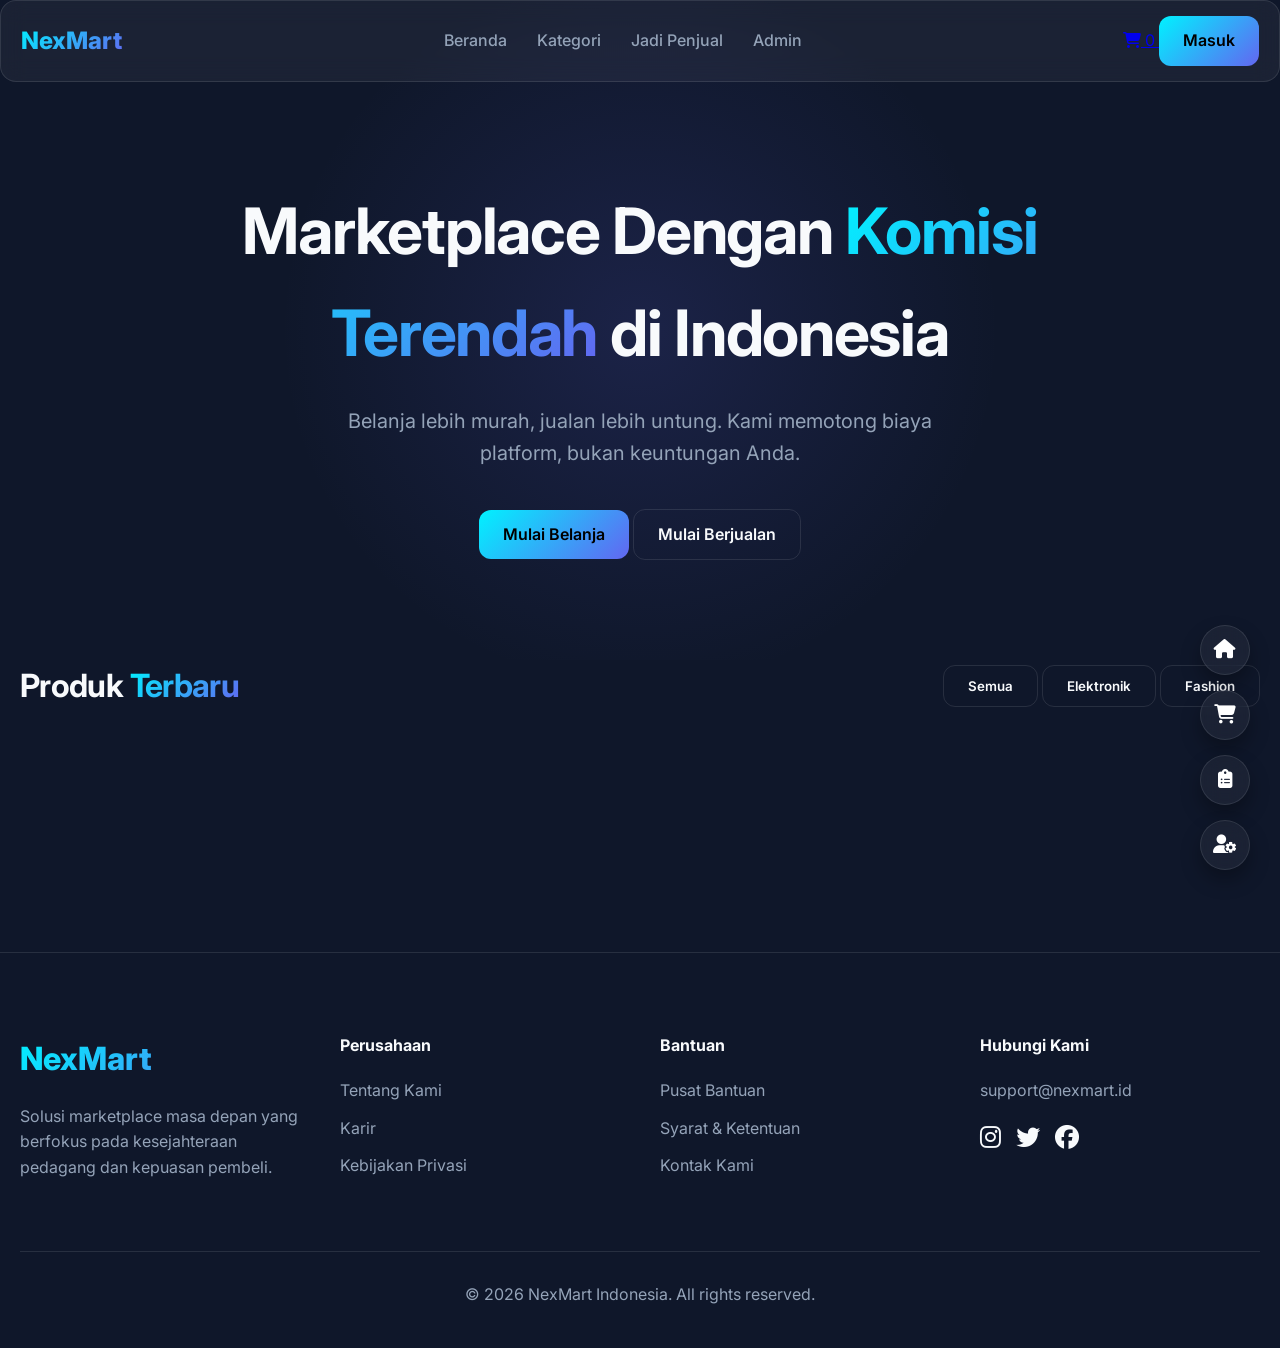
<file: index.html>
<!DOCTYPE html>
<html lang="id">
<head>
    <meta charset="UTF-8">
    <meta name="viewport" content="width=device-width, initial-scale=1.0">
    <title>NexMart | Marketplace Masa Depan</title>
    <meta name="description" content="NexMart - Marketplace premium dengan komisi terendah untuk para pedagang.">
    <link rel="preconnect" href="https://fonts.googleapis.com">
    <link rel="preconnect" href="https://fonts.gstatic.com" crossorigin>
    <link href="https://fonts.googleapis.com/css2?family=Inter:wght@400;500;600;700;800&display=swap" rel="stylesheet">
    <link rel="stylesheet" href="assets/css/style.css">
    <!-- Font Awesome for Icons -->
    <link rel="stylesheet" href="https://cdnjs.cloudflare.com/ajax/libs/font-awesome/6.4.0/css/all.min.css">
</head>
<body>

    <nav class="glass">
        <div class="container nav-container">
            <a href="index.html" class="logo gradient-text">NexMart</a>
            <ul class="nav-links">
                <li><a href="#">Beranda</a></li>
                <li><a href="#">Kategori</a></li>
                <li><a href="seller-dashboard.html">Jadi Penjual</a></li>
                <li><a href="admin-panel.html">Admin</a></li>
            </ul>
            <div class="nav-auth">
                <a href="cart.html" class="cart-btn">
                    <i class="fa-solid fa-cart-shopping"></i>
                    <span id="cart-count">0</span>
                </a>
                <a href="auth.html" id="main-auth-btn" class="btn btn-primary">Masuk</a>
            </div>
        </div>
    </nav>

    <main>
        <section class="hero">
            <div class="container">
                <h1 class="animate-fade">Marketplace Dengan <span class="gradient-text">Komisi Terendah</span> di Indonesia</h1>
                <p class="animate-fade">Belanja lebih murah, jualan lebih untung. Kami memotong biaya platform, bukan keuntungan Anda.</p>
                <div class="hero-btns animate-fade">
                    <a href="#products" class="btn btn-primary">Mulai Belanja</a>
                    <a href="seller-dashboard.html" class="btn btn-outline">Mulai Berjualan</a>
                </div>
            </div>
        </section>

        <section class="container" id="products">
            <div class="section-header" style="display: flex; justify-content: space-between; align-items: center; margin-bottom: 40px;">
                <h2 style="font-size: 2rem;">Produk <span class="gradient-text">Terbaru</span></h2>
                <div class="filter-btns">
                    <button class="btn btn-outline active">Semua</button>
                    <button class="btn btn-outline">Elektronik</button>
                    <button class="btn btn-outline">Fashion</button>
                </div>
            </div>

            <div class="product-grid" id="product-container">
                <!-- Products will be generated by JavaScript -->
            </div>
        </section>
    </main>

    <footer>
        <div class="container">
            <div class="footer-grid">
                <div class="footer-col">
                    <a href="#" class="logo gradient-text" style="font-size: 2rem; margin-bottom: 20px; display: block;">NexMart</a>
                    <p style="color: var(--text-muted);">Solusi marketplace masa depan yang berfokus pada kesejahteraan pedagang dan kepuasan pembeli.</p>
                </div>
                <div class="footer-col">
                    <h4>Perusahaan</h4>
                    <ul>
                        <li><a href="#">Tentang Kami</a></li>
                        <li><a href="#">Karir</a></li>
                        <li><a href="#">Kebijakan Privasi</a></li>
                    </ul>
                </div>
                <div class="footer-col">
                    <h4>Bantuan</h4>
                    <ul>
                        <li><a href="#">Pusat Bantuan</a></li>
                        <li><a href="#">Syarat & Ketentuan</a></li>
                        <li><a href="#">Kontak Kami</a></li>
                    </ul>
                </div>
                <div class="footer-col">
                    <h4>Hubungi Kami</h4>
                    <p style="color: var(--text-muted); margin-bottom: 15px;">support@nexmart.id</p>
                    <div class="social-links" style="display: flex; gap: 15px;">
                        <a href="#" style="color: var(--text-main); font-size: 1.5rem;"><i class="fa-brands fa-instagram"></i></a>
                        <a href="#" style="color: var(--text-main); font-size: 1.5rem;"><i class="fa-brands fa-twitter"></i></a>
                        <a href="#" style="color: var(--text-main); font-size: 1.5rem;"><i class="fa-brands fa-facebook"></i></a>
                    </div>
                </div>
            </div>
            <div class="footer-bottom" style="text-align: center; margin-top: 60px; padding-top: 30px; border-top: 1px solid var(--glass-border); color: var(--text-muted);">
                <p>&copy; 2026 NexMart Indonesia. All rights reserved.</p>
            </div>
        </div>
    </footer>

    <!-- Floating Action Buttons (FAB) -->
    <div class="fab-container">
        <a href="index.html" class="fab-btn">
            <i class="fa-solid fa-house"></i>
            <span class="fab-label">Home</span>
        </a>
        <a href="cart.html" class="fab-btn">
            <i class="fa-solid fa-cart-shopping"></i>
            <span class="fab-label">Keranjang</span>
        </a>
        <a href="transactions.html" class="fab-btn">
            <i class="fa-solid fa-clipboard-list"></i>
            <span class="fab-label">Transaksi</span>
        </a>
        <a href="settings.html" class="fab-btn">
            <i class="fa-solid fa-user-gear"></i>
            <span class="fab-label">Akun & Keamanan</span>
        </a>
    </div>

    <script>
        // Check Login Status for Navbar
        document.addEventListener('DOMContentLoaded', function() {
            const isLoggedIn = localStorage.getItem('isLoggedIn') === 'true';
            const authBtn = document.getElementById('main-auth-btn');
            
            if (isLoggedIn) {
                const userData = JSON.parse(localStorage.getItem('nexmart_user'));
                authBtn.innerText = 'Mulai Berdagang';
                authBtn.href = 'seller-dashboard.html';
                
                // Jika sudah login, beri sambutan kecil di konsol
                console.log('Selamat datang kembali, ' + userData.name);
            }
        });
    </script>
</body>
</html>
</file>
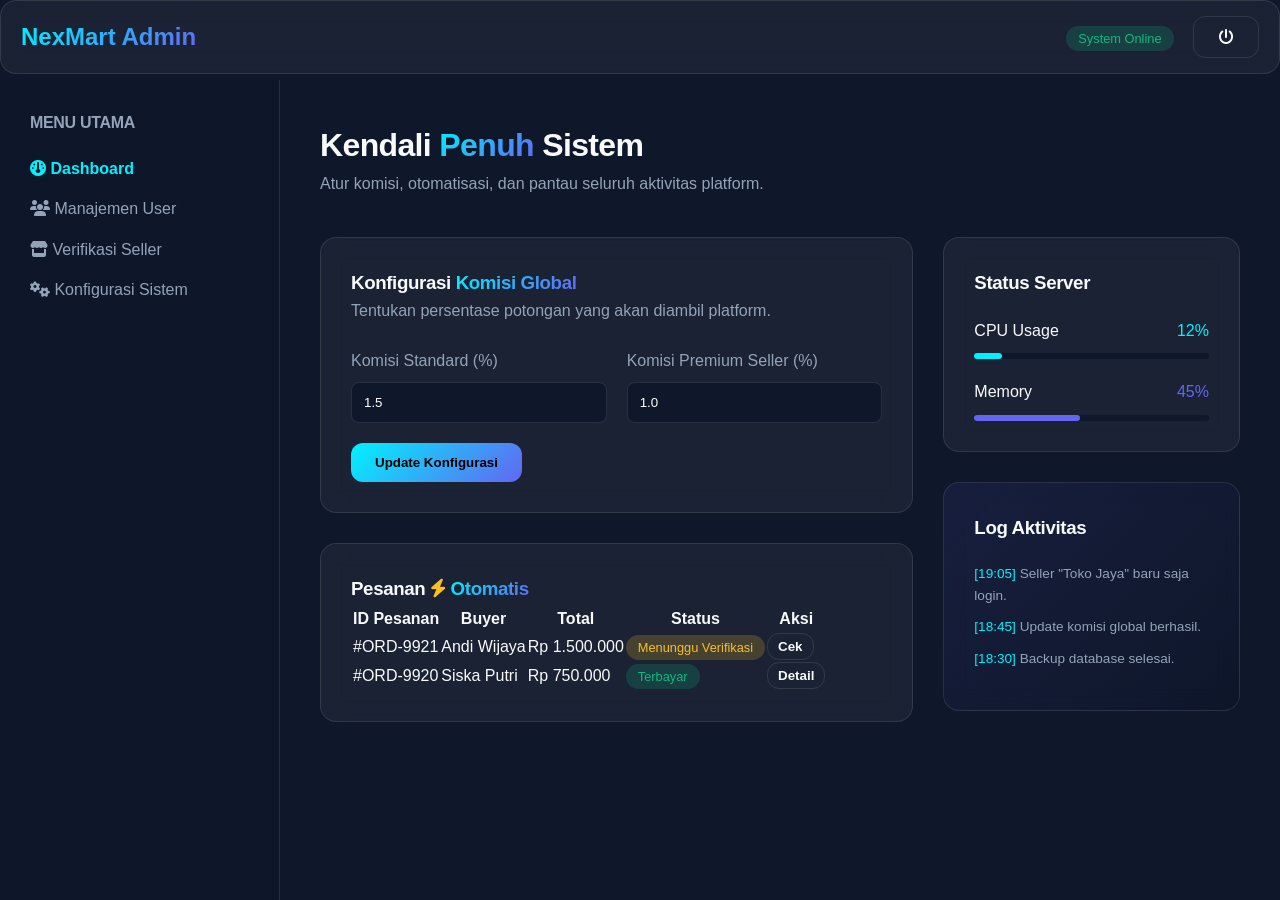
<file: admin-panel.html>
<!DOCTYPE html>
<html lang="id">
<head>
    <meta charset="UTF-8">
    <meta name="viewport" content="width=device-width, initial-scale=1.0">
    <title>Admin Control Panel | NexMart</title>
    <link rel="stylesheet" href="assets/css/style.css">
    <link rel="stylesheet" href="https://cdnjs.cloudflare.com/ajax/libs/font-awesome/6.4.0/css/all.min.css">
    <style>
        .admin-container {
            display: grid;
            grid-template-columns: 280px 1fr;
            min-height: 100vh;
            padding-top: 80px;
        }
        .sidebar {
            background: rgba(15, 23, 42, 0.5);
            padding: 30px;
            border-right: 1px solid var(--glass-border);
        }
        .admin-main {
            padding: 40px;
        }
        .control-card {
            padding: 30px;
            margin-bottom: 30px;
        }
        .form-group {
            margin-bottom: 20px;
        }
        label {
            display: block;
            margin-bottom: 8px;
            color: var(--text-muted);
        }
        input, select {
            width: 100%;
            padding: 12px;
            background: var(--bg-dark);
            border: 1px solid var(--glass-border);
            border-radius: 8px;
            color: white;
            outline: none;
        }
        input:focus {
            border-color: var(--primary);
        }
        .status-badge {
            padding: 5px 12px;
            border-radius: 20px;
            font-size: 0.8rem;
        }
        .status-active { background: rgba(16, 185, 129, 0.2); color: #10b981; }
        .status-pending { background: rgba(251, 191, 36, 0.2); color: var(--accent); }
    </style>
</head>
<body>

    <nav class="glass">
        <div class="container nav-container">
            <a href="index.html" class="logo gradient-text">NexMart Admin</a>
            <div class="nav-actions">
                <span class="status-badge status-active">System Online</span>
                <a href="#" class="btn btn-outline" style="margin-left: 15px;"><i class="fa-solid fa-power-off"></i></a>
            </div>
        </div>
    </nav>

    <div class="admin-container">
        <aside class="sidebar">
            <h3 style="margin-bottom: 20px; font-size: 1rem; color: var(--text-muted);">MENU UTAMA</h3>
            <ul style="list-style: none;">
                <li style="margin-bottom: 15px;"><a href="#" style="color: var(--primary); text-decoration: none; font-weight: 600;"><i class="fa-solid fa-gauge"></i> Dashboard</a></li>
                <li style="margin-bottom: 15px;"><a href="#" style="color: var(--text-muted); text-decoration: none;"><i class="fa-solid fa-users"></i> Manajemen User</a></li>
                <li style="margin-bottom: 15px;"><a href="#" style="color: var(--text-muted); text-decoration: none;"><i class="fa-solid fa-store"></i> Verifikasi Seller</a></li>
                <li style="margin-bottom: 15px;"><a href="#" style="color: var(--text-muted); text-decoration: none;"><i class="fa-solid fa-gears"></i> Konfigurasi Sistem</a></li>
            </ul>
        </aside>

        <main class="admin-main">
            <header style="margin-bottom: 40px;">
                <h1>Kendali <span class="gradient-text">Penuh</span> Sistem</h1>
                <p style="color: var(--text-muted);">Atur komisi, otomatisasi, dan pantau seluruh aktivitas platform.</p>
            </header>

            <div style="display: grid; grid-template-columns: 2fr 1fr; gap: 30px;">
                <div class="left-col">
                    <section class="control-card glass">
                        <h3>Konfigurasi <span class="gradient-text">Komisi Global</span></h3>
                        <p style="color: var(--text-muted); margin-bottom: 25px;">Tentukan persentase potongan yang akan diambil platform.</p>
                        
                        <div style="display: grid; grid-template-columns: 1fr 1fr; gap: 20px;">
                            <div class="form-group">
                                <label>Komisi Standard (%)</label>
                                <input type="number" value="1.5" step="0.1">
                            </div>
                            <div class="form-group">
                                <label>Komisi Premium Seller (%)</label>
                                <input type="number" value="1.0" step="0.1">
                            </div>
                        </div>
                        <button class="btn btn-primary">Update Konfigurasi</button>
                    </section>

                    <section class="control-card glass">
                        <h3>Pesanan <i class="fa-solid fa-bolt" style="color: var(--accent);"></i> <span class="gradient-text">Otomatis</span></h3>
                        <table class="comparison-table">
                            <thead>
                                <tr>
                                    <th>ID Pesanan</th>
                                    <th>Buyer</th>
                                    <th>Total</th>
                                    <th>Status</th>
                                    <th>Aksi</th>
                                </tr>
                            </thead>
                            <tbody>
                                <tr>
                                    <td>#ORD-9921</td>
                                    <td>Andi Wijaya</td>
                                    <td>Rp 1.500.000</td>
                                    <td><span class="status-badge status-pending">Menunggu Verifikasi</span></td>
                                    <td><button class="btn btn-outline" style="padding: 5px 10px;">Cek</button></td>
                                </tr>
                                <tr>
                                    <td>#ORD-9920</td>
                                    <td>Siska Putri</td>
                                    <td>Rp 750.000</td>
                                    <td><span class="status-badge status-active">Terbayar</span></td>
                                    <td><button class="btn btn-outline" style="padding: 5px 10px;">Detail</button></td>
                                </tr>
                            </tbody>
                        </table>
                    </section>
                </div>

                <div class="right-col">
                    <section class="control-card glass">
                        <h3>Status Server</h3>
                        <div style="margin-top: 20px;">
                            <div style="display: flex; justify-content: space-between; margin-bottom: 10px;">
                                <span>CPU Usage</span>
                                <span style="color: var(--primary);">12%</span>
                            </div>
                            <div style="height: 6px; background: var(--bg-dark); border-radius: 3px;">
                                <div style="width: 12%; height: 100%; background: var(--primary); border-radius: 3px;"></div>
                            </div>
                        </div>
                        <div style="margin-top: 20px;">
                            <div style="display: flex; justify-content: space-between; margin-bottom: 10px;">
                                <span>Memory</span>
                                <span style="color: var(--secondary);">45%</span>
                            </div>
                            <div style="height: 6px; background: var(--bg-dark); border-radius: 3px;">
                                <div style="width: 45%; height: 100%; background: var(--secondary); border-radius: 3px;"></div>
                            </div>
                        </div>
                    </section>

                    <section class="control-card glass" style="background: linear-gradient(135deg, rgba(99, 102, 241, 0.1), transparent);">
                        <h3>Log Aktivitas</h3>
                        <ul style="list-style: none; margin-top: 20px; font-size: 0.85rem;">
                            <li style="margin-bottom: 10px; color: var(--text-muted);"><span style="color: var(--primary);">[19:05]</span> Seller "Toko Jaya" baru saja login.</li>
                            <li style="margin-bottom: 10px; color: var(--text-muted);"><span style="color: var(--primary);">[18:45]</span> Update komisi global berhasil.</li>
                            <li style="margin-bottom: 10px; color: var(--text-muted);"><span style="color: var(--primary);">[18:30]</span> Backup database selesai.</li>
                        </ul>
                    </section>
                </div>
            </div>
        </main>
    </div>

</body>
</html>
</file>
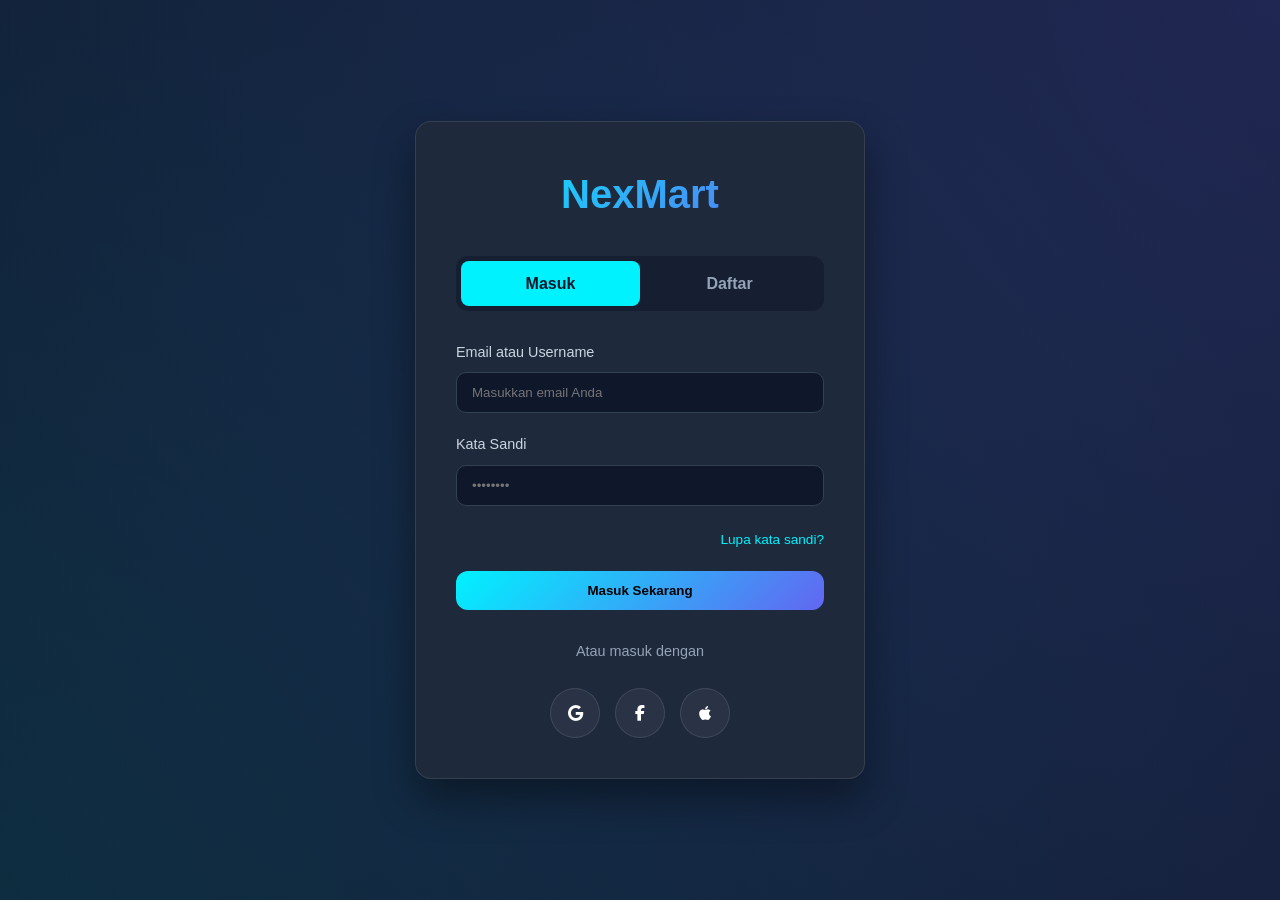
<file: auth.html>
<!DOCTYPE html>
<html lang="id">
<head>
    <meta charset="UTF-8">
    <meta name="viewport" content="width=device-width, initial-scale=1.0">
    <title>Masuk & Daftar | NexMart</title>
    <link rel="stylesheet" href="assets/css/style.css">
    <link rel="stylesheet" href="https://cdnjs.cloudflare.com/ajax/libs/font-awesome/6.4.0/css/all.min.css">
    <style>
        body {
            display: flex;
            align-items: center;
            justify-content: center;
            min-height: 100vh;
            background-color: var(--bg-dark); /* Ensure dark background */
            background-image: radial-gradient(circle at top right, rgba(99, 102, 241, 0.2), transparent),
                        radial-gradient(circle at bottom left, rgba(0, 242, 255, 0.1), transparent);
            color: white;
        }
        .auth-card {
            width: 100%;
            max-width: 450px;
            padding: 40px;
            text-align: center;
            background: #1e293b; /* Solid Dark Background */
            box-shadow: 0 20px 40px rgba(0,0,0,0.4);
            border: 1px solid rgba(255,255,255,0.1);
        }
        .auth-tabs {
            display: flex;
            margin-bottom: 30px;
            background: rgba(15, 23, 42, 0.5);
            border-radius: 12px;
            padding: 5px;
        }
        .auth-tab {
            flex: 1;
            padding: 10px;
            cursor: pointer;
            border-radius: 8px;
            transition: 0.3s;
            font-weight: 600;
            color: #94a3b8;
        }
        .auth-tab.active {
            background: var(--primary);
            color: #0f172a;
        }
        .form-group {
            text-align: left;
            margin-bottom: 20px;
        }
        .form-group label {
            display: block;
            margin-bottom: 8px;
            font-size: 0.9rem;
            color: #cbd5e1; /* Lighter label for better visibility */
            font-weight: 500;
        }
        .form-group input, .form-group select {
            width: 100%;
            padding: 12px 15px;
            background: #0f172a;
            border: 1px solid #334155;
            border-radius: 10px;
            color: white;
            outline: none;
            transition: 0.3s;
        }
        .form-group input:focus {
            border-color: var(--primary);
            box-shadow: 0 0 10px rgba(0, 242, 255, 0.2);
        }
        .form-group select {
            appearance: none;
            cursor: pointer;
        }
        .social-login {
            display: flex;
            gap: 15px;
            margin-top: 25px;
            justify-content: center;
        }
        .social-btn {
            width: 50px;
            height: 50px;
            display: flex;
            align-items: center;
            justify-content: center;
            border-radius: 50%;
            background: var(--glass);
            border: 1px solid var(--glass-border);
            color: white;
            text-decoration: none;
            transition: 0.3s;
        }
        .social-btn:hover {
            background: var(--primary);
            color: #000;
        }
    </style>
</head>
<body>

    <div class="auth-card glass animate-fade">
        <a href="index.html" class="logo gradient-text" style="font-size: 2.5rem; display: block; margin-bottom: 30px;">NexMart</a>
        
        <div class="auth-tabs">
            <div class="auth-tab active" id="login-tab" onclick="switchTab('login')">Masuk</div>
            <div class="auth-tab" id="register-tab" onclick="switchTab('register')">Daftar</div>
        </div>

        <div id="login-form">
            <div class="form-group">
                <label>Email atau Username</label>
                <input type="text" id="loginUser" placeholder="Masukkan email Anda">
            </div>
            <div class="form-group">
                <label>Kata Sandi</label>
                <input type="password" id="loginPass" placeholder="••••••••">
            </div>
            <div style="text-align: right; margin-bottom: 20px;">
                <a href="#" style="color: var(--primary); font-size: 0.85rem; text-decoration: none;">Lupa kata sandi?</a>
            </div>
            <button onclick="handleLogin()" class="btn btn-primary" style="width: 100%; justify-content: center;">Masuk Sekarang</button>
        </div>

        <div id="register-form" style="display: none;">
            <div class="form-group">
                <label>Nama Lengkap</label>
                <input type="text" id="regName" placeholder="Nama sesuai KTP">
            </div>
            <div class="form-group">
                <label>Email</label>
                <input type="email" id="regEmail" placeholder="contoh: imam@mail.com">
            </div>
            <div class="form-group">
                <label>Kata Sandi Baru</label>
                <input type="password" id="regPass" placeholder="Minimal 5 karakter">
            </div>
            <button onclick="handleRegister()" class="btn btn-primary" style="width: 100%; justify-content: center; margin-top: 10px;">Buat Akun Sekarang</button>
        </div>

        <div style="margin-top: 30px;">
            <p style="color: var(--text-muted); font-size: 0.9rem;">Atau masuk dengan</p>
            <div class="social-login">
                <a href="#" class="social-btn"><i class="fa-brands fa-google"></i></a>
                <a href="#" class="social-btn"><i class="fa-brands fa-facebook-f"></i></a>
                <a href="#" class="social-btn"><i class="fa-brands fa-apple"></i></a>
            </div>
        </div>
    </div>

    <script>
        // Pastikan fungsi tersedia secara global
        window.switchTab = function(type) {
            const loginTab = document.getElementById('login-tab');
            const registerTab = document.getElementById('register-tab');
            const loginForm = document.getElementById('login-form');
            const registerForm = document.getElementById('register-form');

            if (type === 'login') {
                loginTab.classList.add('active');
                registerTab.classList.remove('active');
                loginForm.style.display = 'block';
                registerForm.style.display = 'none';
            } else {
                registerTab.classList.add('active');
                loginTab.classList.remove('active');
                registerForm.style.display = 'block';
                loginForm.style.display = 'none';
            }
        };

        window.handleRegister = function() {
            const btn = event.target;
            const name = document.getElementById('regName').value.trim();
            const email = document.getElementById('regEmail').value.trim();
            const pass = document.getElementById('regPass').value.trim();
            
            if(!name || !email || !pass) {
                alert('Peringatan: Semua kolom (Nama, Email, Password) wajib diisi!');
                return;
            }

            if(!email.includes('@') || !email.includes('.')) {
                alert('Peringatan: Format email tidak valid! Gunakan format nama@mail.com');
                return;
            }

            btn.innerText = "Sedang Memproses...";
            btn.disabled = true;

            try {
                // Simpan data
                const userData = { 
                    name: name, 
                    email: email, 
                    role: 'buyer', 
                    pass: pass,
                    createdAt: new Date().toISOString()
                };
                
                // Simpan ke localStorage
                localStorage.setItem('nexmart_user', JSON.stringify(userData));
                localStorage.setItem('isLoggedIn', 'true');
                
                setTimeout(() => {
                    alert('SELAMAT! Akun ' + name + ' berhasil dibuat. Klik OK untuk masuk ke NexMart.');
                    window.location.href = 'index.html';
                }, 800);
            } catch (err) {
                alert('Terjadi kesalahan sistem. Silakan coba lagi.');
                btn.innerText = "Buat Akun Sekarang";
                btn.disabled = false;
            }
        };

        window.handleLogin = function() {
            const btn = event.target;
            const user = document.getElementById('loginUser').value.trim();
            const pass = document.getElementById('loginPass').value.trim();
            const storedUser = JSON.parse(localStorage.getItem('nexmart_user'));

            if (!user || !pass) {
                alert('Peringatan: Masukkan Email dan Kata Sandi Anda!');
                return;
            }

            if (storedUser && (user === storedUser.email || user === storedUser.name) && pass === storedUser.pass) {
                btn.innerText = "Membuka Akun...";
                localStorage.setItem('isLoggedIn', 'true');
                setTimeout(() => {
                    alert('Login Berhasil! Selamat datang kembali.');
                    window.location.href = 'index.html';
                }, 500);
            } else {
                alert('Eror: Email atau kata sandi salah. Silakan cek kembali!');
            }
        };
    </script>
</body>
</html>
</file>
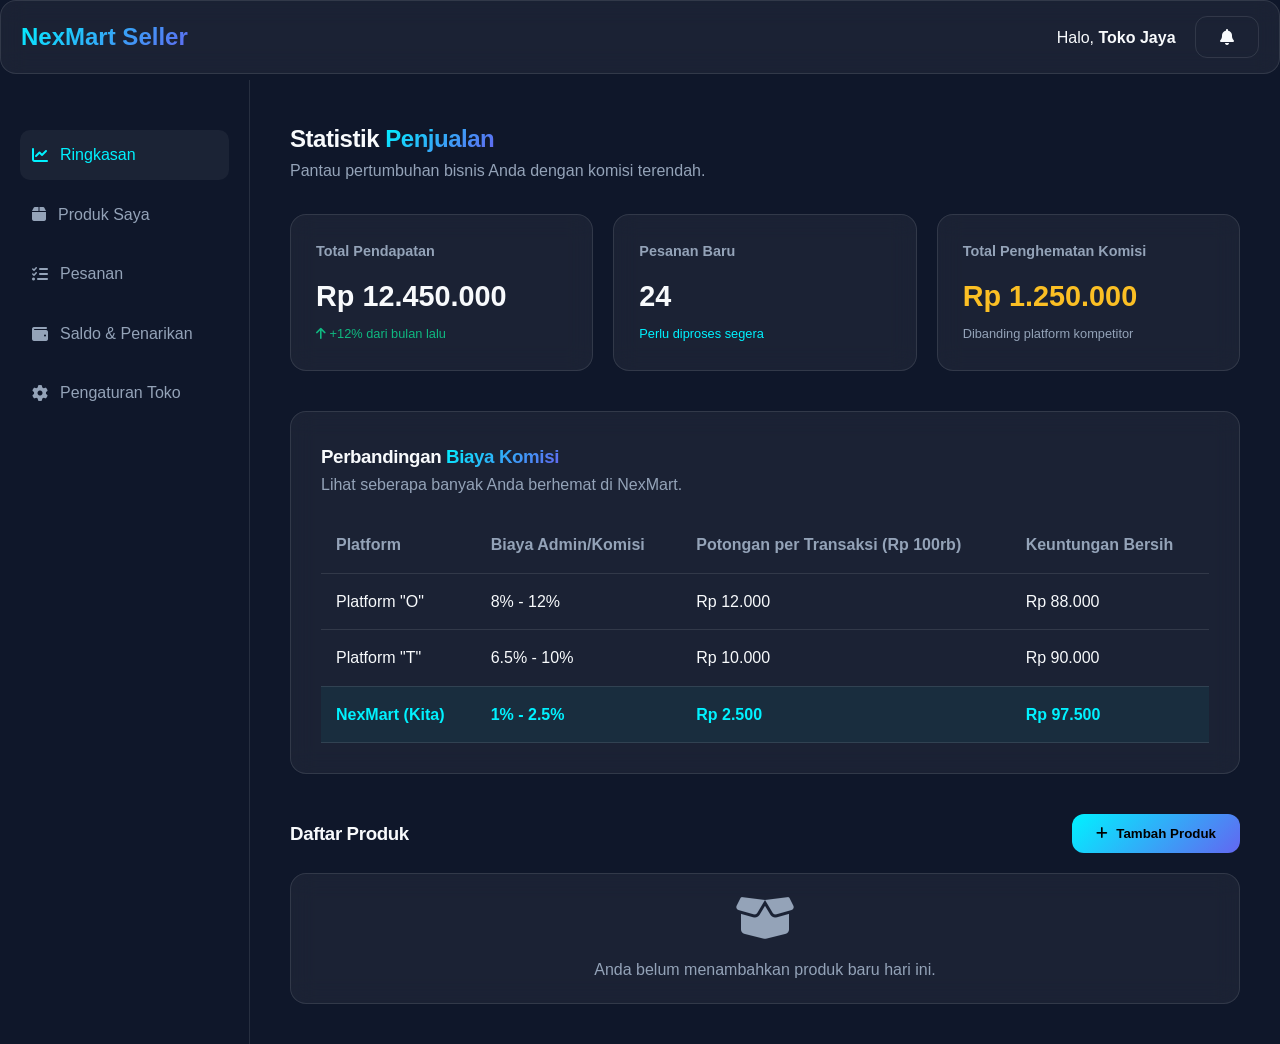
<file: seller-dashboard.html>
<!DOCTYPE html>
<html lang="id">
<head>
    <meta charset="UTF-8">
    <meta name="viewport" content="width=device-width, initial-scale=1.0">
    <title>Seller Dashboard | NexMart</title>
    <link rel="stylesheet" href="assets/css/style.css">
    <link rel="stylesheet" href="https://cdnjs.cloudflare.com/ajax/libs/font-awesome/6.4.0/css/all.min.css">
    <style>
        .dashboard-container {
            display: grid;
            grid-template-columns: 250px 1fr;
            min-height: 100vh;
            padding-top: 80px;
        }
        .sidebar {
            padding: 20px;
            border-right: 1px solid var(--glass-border);
        }
        .sidebar-menu {
            list-style: none;
            margin-top: 30px;
        }
        .sidebar-menu li {
            margin-bottom: 10px;
        }
        .sidebar-menu a {
            display: flex;
            align-items: center;
            gap: 12px;
            padding: 12px;
            color: var(--text-muted);
            text-decoration: none;
            border-radius: 10px;
            transition: 0.3s;
        }
        .sidebar-menu a:hover, .sidebar-menu a.active {
            background: var(--glass);
            color: var(--primary);
        }
        .main-content {
            padding: 40px;
        }
        .stats-grid {
            display: grid;
            grid-template-columns: repeat(auto-fit, minmax(240px, 1fr));
            gap: 20px;
            margin-bottom: 40px;
        }
        .stat-card {
            padding: 25px;
        }
        .stat-card h4 {
            color: var(--text-muted);
            font-size: 0.9rem;
            margin-bottom: 10px;
        }
        .stat-card .value {
            font-size: 1.8rem;
            font-weight: 700;
        }
        .comparison-table {
            width: 100%;
            border-collapse: collapse;
            margin-top: 20px;
        }
        .comparison-table th, .comparison-table td {
            padding: 15px;
            text-align: left;
            border-bottom: 1px solid var(--glass-border);
        }
        .comparison-table th {
            color: var(--text-muted);
        }
        .highlight-row {
            background: rgba(0, 242, 255, 0.05);
            color: var(--primary);
            font-weight: 600;
        }
    </style>
</head>
<body>

    <nav class="glass">
        <div class="container nav-container">
            <a href="index.html" class="logo gradient-text">NexMart Seller</a>
            <div class="nav-actions">
                <span style="margin-right: 15px;">Halo, <strong id="seller-name">Toko Jaya</strong></span>
                <a href="#" class="btn btn-outline"><i class="fa-solid fa-bell"></i></a>
            </div>
        </div>
    </nav>

    <div class="dashboard-container">
        <aside class="sidebar">
            <ul class="sidebar-menu">
                <li><a href="#" class="active"><i class="fa-solid fa-chart-line"></i> Ringkasan</a></li>
                <li><a href="#"><i class="fa-solid fa-box"></i> Produk Saya</a></li>
                <li><a href="#"><i class="fa-solid fa-list-check"></i> Pesanan</a></li>
                <li><a href="#"><i class="fa-solid fa-wallet"></i> Saldo & Penarikan</a></li>
                <li><a href="#"><i class="fa-solid fa-gear"></i> Pengaturan Toko</a></li>
            </ul>
        </aside>

        <main class="main-content">
            <header style="margin-bottom: 30px;">
                <h2>Statistik <span class="gradient-text">Penjualan</span></h2>
                <p style="color: var(--text-muted);">Pantau pertumbuhan bisnis Anda dengan komisi terendah.</p>
            </header>

            <div class="stats-grid">
                <div class="stat-card glass">
                    <h4>Total Pendapatan</h4>
                    <div class="value">Rp 12.450.000</div>
                    <p style="color: #10b981; font-size: 0.8rem; margin-top: 5px;"><i class="fa-solid fa-arrow-up"></i> +12% dari bulan lalu</p>
                </div>
                <div class="stat-card glass">
                    <h4>Pesanan Baru</h4>
                    <div class="value">24</div>
                    <p style="color: var(--primary); font-size: 0.8rem; margin-top: 5px;">Perlu diproses segera</p>
                </div>
                <div class="stat-card glass">
                    <h4>Total Penghematan Komisi</h4>
                    <div class="value" style="color: var(--accent);">Rp 1.250.000</div>
                    <p style="color: var(--text-muted); font-size: 0.8rem; margin-top: 5px;">Dibanding platform kompetitor</p>
                </div>
            </div>

            <section class="glass" style="padding: 30px;">
                <h3>Perbandingan <span class="gradient-text">Biaya Komisi</span></h3>
                <p style="color: var(--text-muted); margin-bottom: 20px;">Lihat seberapa banyak Anda berhemat di NexMart.</p>
                
                <table class="comparison-table">
                    <thead>
                        <tr>
                            <th>Platform</th>
                            <th>Biaya Admin/Komisi</th>
                            <th>Potongan per Transaksi (Rp 100rb)</th>
                            <th>Keuntungan Bersih</th>
                        </tr>
                    </thead>
                    <tbody>
                        <tr>
                            <td>Platform "O"</td>
                            <td>8% - 12%</td>
                            <td>Rp 12.000</td>
                            <td>Rp 88.000</td>
                        </tr>
                        <tr>
                            <td>Platform "T"</td>
                            <td>6.5% - 10%</td>
                            <td>Rp 10.000</td>
                            <td>Rp 90.000</td>
                        </tr>
                        <tr class="highlight-row">
                            <td>NexMart (Kita)</td>
                            <td>1% - 2.5%</td>
                            <td>Rp 2.500</td>
                            <td>Rp 97.500</td>
                        </tr>
                    </tbody>
                </table>
            </section>

            <section style="margin-top: 40px;">
                <div style="display: flex; justify-content: space-between; align-items: center; margin-bottom: 20px;">
                    <h3>Daftar Produk</h3>
                    <button class="btn btn-primary" onclick="openModal()"><i class="fa-solid fa-plus"></i> Tambah Produk</button>
                </div>
                <div id="product-list" class="glass" style="padding: 20px;">
                    <!-- Placeholder if empty -->
                    <div id="empty-state" style="text-align: center; color: var(--text-muted);">
                        <i class="fa-solid fa-box-open" style="font-size: 3rem; margin-bottom: 15px; display: block;"></i>
                        <p>Anda belum menambahkan produk baru hari ini.</p>
                    </div>
                    <div id="seller-products" style="display: grid; grid-template-columns: repeat(auto-fill, minmax(200px, 1fr)); gap: 20px;">
                    </div>
                </div>
            </section>
        </main>
    </div>

    <!-- Modal Tambah Produk -->
    <div id="product-modal" style="display: none; position: fixed; top: 0; left: 0; width: 100%; height: 100%; background: rgba(0,0,0,0.8); z-index: 2000; align-items: center; justify-content: center;">
        <div class="glass" style="width: 100%; max-width: 500px; padding: 30px; position: relative;">
            <button onclick="closeModal()" style="position: absolute; top: 15px; right: 15px; background: none; border: none; color: white; cursor: pointer; font-size: 1.5rem;"><i class="fa-solid fa-times"></i></button>
            <h3 style="margin-bottom: 20px;">Tambah <span class="gradient-text">Produk Baru</span></h3>
            
            <div class="form-group">
                <label>Nama Produk</label>
                <input type="text" id="p-name" placeholder="Contoh: Sepatu Sneaker Pro">
            </div>
            <div class="form-group">
                <label>Harga (Rp)</label>
                <input type="number" id="p-price" oninput="calculateProfit()" placeholder="0">
            </div>
            <div style="background: rgba(0, 242, 255, 0.1); padding: 15px; border-radius: 10px; margin-bottom: 20px; border: 1px dashed var(--primary);">
                <p style="font-size: 0.85rem; color: var(--text-muted);">Estimasi Keuntungan (Komisi 1%):</p>
                <h4 id="profit-calc" style="color: var(--primary);">Rp 0</h4>
            </div>
            <div class="form-group">
                <label>Kategori</label>
                <select id="p-cat" style="width: 100%; padding: 12px; background: var(--bg-dark); border: 1px solid var(--glass-border); border-radius: 8px; color: white;">
                    <option value="Elektronik">Elektronik</option>
                    <option value="Fashion">Fashion</option>
                    <option value="Kebutuhan Rumah">Kebutuhan Rumah</option>
                </select>
            </div>
            <button class="btn btn-primary" style="width: 100%; justify-content: center;" onclick="saveProduct()">Simpan Produk</button>
        </div>
    </div>

    <script>
        function openModal() {
            document.getElementById('product-modal').style.display = 'flex';
        }
        function closeModal() {
            document.getElementById('product-modal').style.display = 'none';
        }
        function calculateProfit() {
            const price = document.getElementById('p-price').value || 0;
            const commission = price * 0.01; // 1%
            const profit = price - commission;
            document.getElementById('profit-calc').innerText = `Rp ${profit.toLocaleString('id-ID')}`;
        }
        function saveProduct() {
            const name = document.getElementById('p-name').value;
            const price = document.getElementById('p-price').value;
            const cat = document.getElementById('p-cat').value;

            if(!name || !price) return alert('Mohon isi nama dan harga!');

            const product = { name, price: parseInt(price), cat };
            let myProducts = JSON.parse(localStorage.getItem('seller_products')) || [];
            myProducts.push(product);
            localStorage.setItem('seller_products', JSON.stringify(myProducts));

            renderSellerProducts();
            closeModal();
            alert('Produk berhasil ditambahkan!');
        }

        function renderSellerProducts() {
            const list = document.getElementById('seller-products');
            const empty = document.getElementById('empty-state');
            let myProducts = JSON.parse(localStorage.getItem('seller_products')) || [];

            if(myProducts.length > 0) {
                empty.style.display = 'none';
                list.innerHTML = myProducts.map(p => `
                    <div class="glass animate-fade" style="padding: 15px; text-align: center;">
                        <div style="width: 100%; aspect-ratio: 1/1; background: #2d3748; border-radius: 8px; margin-bottom: 10px; display: flex; align-items: center; justify-content: center;">
                            <i class="fa-solid fa-image" style="font-size: 2rem; color: #4a5568;"></i>
                        </div>
                        <h4 style="font-size: 0.9rem;">${p.name}</h4>
                        <p style="color: var(--accent); font-weight: 700;">Rp ${p.price.toLocaleString('id-ID')}</p>
                    </div>
                `).join('');
            }
        }

        // Load existing
        window.onload = renderSellerProducts;
    </script>
</body>
</html>
</file>
<file: assets/css/style.css>
/* Design System & Global Styles */
:root {
    --primary: #00f2ff; /* Electric Cyan */
    --secondary: #6366f1; /* Indigo */
    --bg-dark: #0f172a; /* Navy Dark */
    --bg-card: #1e293b; /* Slate */
    --text-main: #f8fafc;
    --text-muted: #94a3b8;
    --accent: #fbbf24; /* Gold */
    --glass: rgba(255, 255, 255, 0.05);
    --glass-border: rgba(255, 255, 255, 0.1);
}

* {
    margin: 0;
    padding: 0;
    box-sizing: border-box;
    font-family: 'Inter', -apple-system, BlinkMacSystemFont, sans-serif;
}

body {
    background-color: var(--bg-dark);
    color: var(--text-main);
    line-height: 1.6;
    overflow-x: hidden;
}

/* Glassmorphism Utility */
.glass {
    background: var(--glass);
    backdrop-filter: blur(12px);
    -webkit-backdrop-filter: blur(12px);
    border: 1px solid var(--glass-border);
    border-radius: 16px;
}

/* Animations */
@keyframes fadeIn {
    from { opacity: 0; transform: translateY(20px); }
    to { opacity: 1; transform: translateY(0); }
}

.animate-fade {
    animation: fadeIn 0.6s ease-out forwards;
}

/* Typography */
h1, h2, h3 {
    font-weight: 700;
    letter-spacing: -0.02em;
}

.gradient-text {
    background: linear-gradient(135deg, var(--primary), var(--secondary));
    -webkit-background-clip: text;
    -webkit-text-fill-color: transparent;
}

/* Layout */
.container {
    max-width: 1400px;
    margin: 0 auto;
    padding: 0 20px;
}

/* Buttons */
.btn {
    padding: 12px 24px;
    border-radius: 12px;
    font-weight: 600;
    cursor: pointer;
    transition: all 0.3s ease;
    border: none;
    display: inline-flex;
    align-items: center;
    gap: 8px;
    text-decoration: none;
}

.btn-primary {
    background: linear-gradient(135deg, var(--primary), var(--secondary));
    color: #000;
}

.btn-primary:hover {
    transform: translateY(-2px);
    box-shadow: 0 10px 20px rgba(0, 242, 255, 0.3);
}

.btn-outline {
    background: transparent;
    border: 1px solid var(--glass-border);
    color: var(--text-main);
}

.btn-outline:hover {
    background: var(--glass);
}

/* Floating Action Buttons (FAB) */
.fab-container {
    position: fixed;
    bottom: 30px;
    right: 30px;
    display: flex;
    flex-direction: column;
    gap: 15px;
    z-index: 1000;
}

.fab-btn {
    width: 50px;
    height: 50px;
    background: var(--glass);
    border: 1px solid var(--glass-border);
    border-radius: 50%;
    color: white;
    display: flex;
    align-items: center;
    justify-content: center;
    cursor: pointer;
    transition: all 0.3s cubic-bezier(0.4, 0, 0.2, 1);
    backdrop-filter: blur(10px);
    box-shadow: 0 10px 20px rgba(0,0,0,0.3);
    text-decoration: none;
    position: relative;
}

.fab-btn:hover {
    background: var(--primary);
    color: #0f172a;
    transform: translateY(-5px) scale(1.1);
    box-shadow: 0 15px 30px rgba(0, 242, 255, 0.3);
}

.fab-btn i {
    font-size: 1.2rem;
}

.fab-label {
    position: absolute;
    right: 65px;
    background: var(--primary);
    color: #0f172a;
    padding: 5px 12px;
    border-radius: 6px;
    font-size: 0.75rem;
    font-weight: 700;
    opacity: 0;
    pointer-events: none;
    transition: 0.3s;
    white-space: nowrap;
}

.fab-btn:hover .fab-label {
    opacity: 1;
    right: 70px;
}

@media (max-width: 768px) {
    .fab-container {
        bottom: 20px;
        right: 20px;
    }
    .fab-btn {
        width: 45px;
        height: 45px;
    }
}

/* Navbar */
nav {
    position: fixed;
    top: 0;
    left: 0;
    right: 0;
    z-index: 1000;
    padding: 15px 0;
    transition: all 0.3s ease;
}

.nav-container {
    display: flex;
    justify-content: space-between;
    align-items: center;
}

.logo {
    font-size: 1.5rem;
    font-weight: 800;
    text-decoration: none;
    color: var(--text-main);
}

.nav-links {
    display: flex;
    gap: 30px;
    list-style: none;
}

.nav-links a {
    text-decoration: none;
    color: var(--text-muted);
    font-weight: 500;
    transition: 0.3s;
}

.nav-links a:hover {
    color: var(--primary);
}

/* Hero Section */
.hero {
    padding: 180px 0 100px;
    text-align: center;
    background: radial-gradient(circle at 50% 50%, rgba(99, 102, 241, 0.15) 0%, transparent 50%);
}

.hero h1 {
    font-size: 4rem;
    margin-bottom: 20px;
    max-width: 900px;
    margin-left: auto;
    margin-right: auto;
}

.hero p {
    font-size: 1.25rem;
    color: var(--text-muted);
    margin-bottom: 40px;
    max-width: 600px;
    margin-left: auto;
    margin-right: auto;
}

/* Product Grid */
.product-grid {
    display: grid;
    grid-template-columns: repeat(auto-fill, minmax(280px, 1fr));
    gap: 30px;
    padding: 50px 0;
}

.product-card {
    transition: all 0.3s ease;
    overflow: hidden;
    position: relative;
}

.product-card:hover {
    transform: translateY(-10px);
}

.product-img {
    width: 100%;
    aspect-ratio: 1/1;
    background: #2d3748;
    border-radius: 12px;
    margin-bottom: 15px;
    object-fit: cover;
}

.product-info h3 {
    font-size: 1.1rem;
    margin-bottom: 10px;
}

.product-price {
    color: var(--accent);
    font-weight: 700;
    font-size: 1.25rem;
}

.badge {
    position: absolute;
    top: 15px;
    left: 15px;
    padding: 4px 12px;
    border-radius: 20px;
    font-size: 0.75rem;
    font-weight: 700;
    text-transform: uppercase;
}

.badge-low-comm {
    background: rgba(0, 242, 255, 0.2);
    color: var(--primary);
    border: 1px solid var(--primary);
}

/* Footer */
footer {
    padding: 80px 0 40px;
    border-top: 1px solid var(--glass-border);
    margin-top: 100px;
}

.footer-grid {
    display: grid;
    grid-template-columns: repeat(4, 1fr);
    gap: 40px;
}

.footer-col h4 {
    margin-bottom: 20px;
}

.footer-col ul {
    list-style: none;
}

.footer-col ul li {
    margin-bottom: 12px;
}

.footer-col ul a {
    color: var(--text-muted);
    text-decoration: none;
    transition: 0.3s;
}

.footer-col ul a:hover {
    color: var(--primary);
}

/* Responsive */
@media (max-width: 768px) {
    .hero h1 { font-size: 2.5rem; }
    .footer-grid { grid-template-columns: repeat(2, 1fr); }
}
</file>
